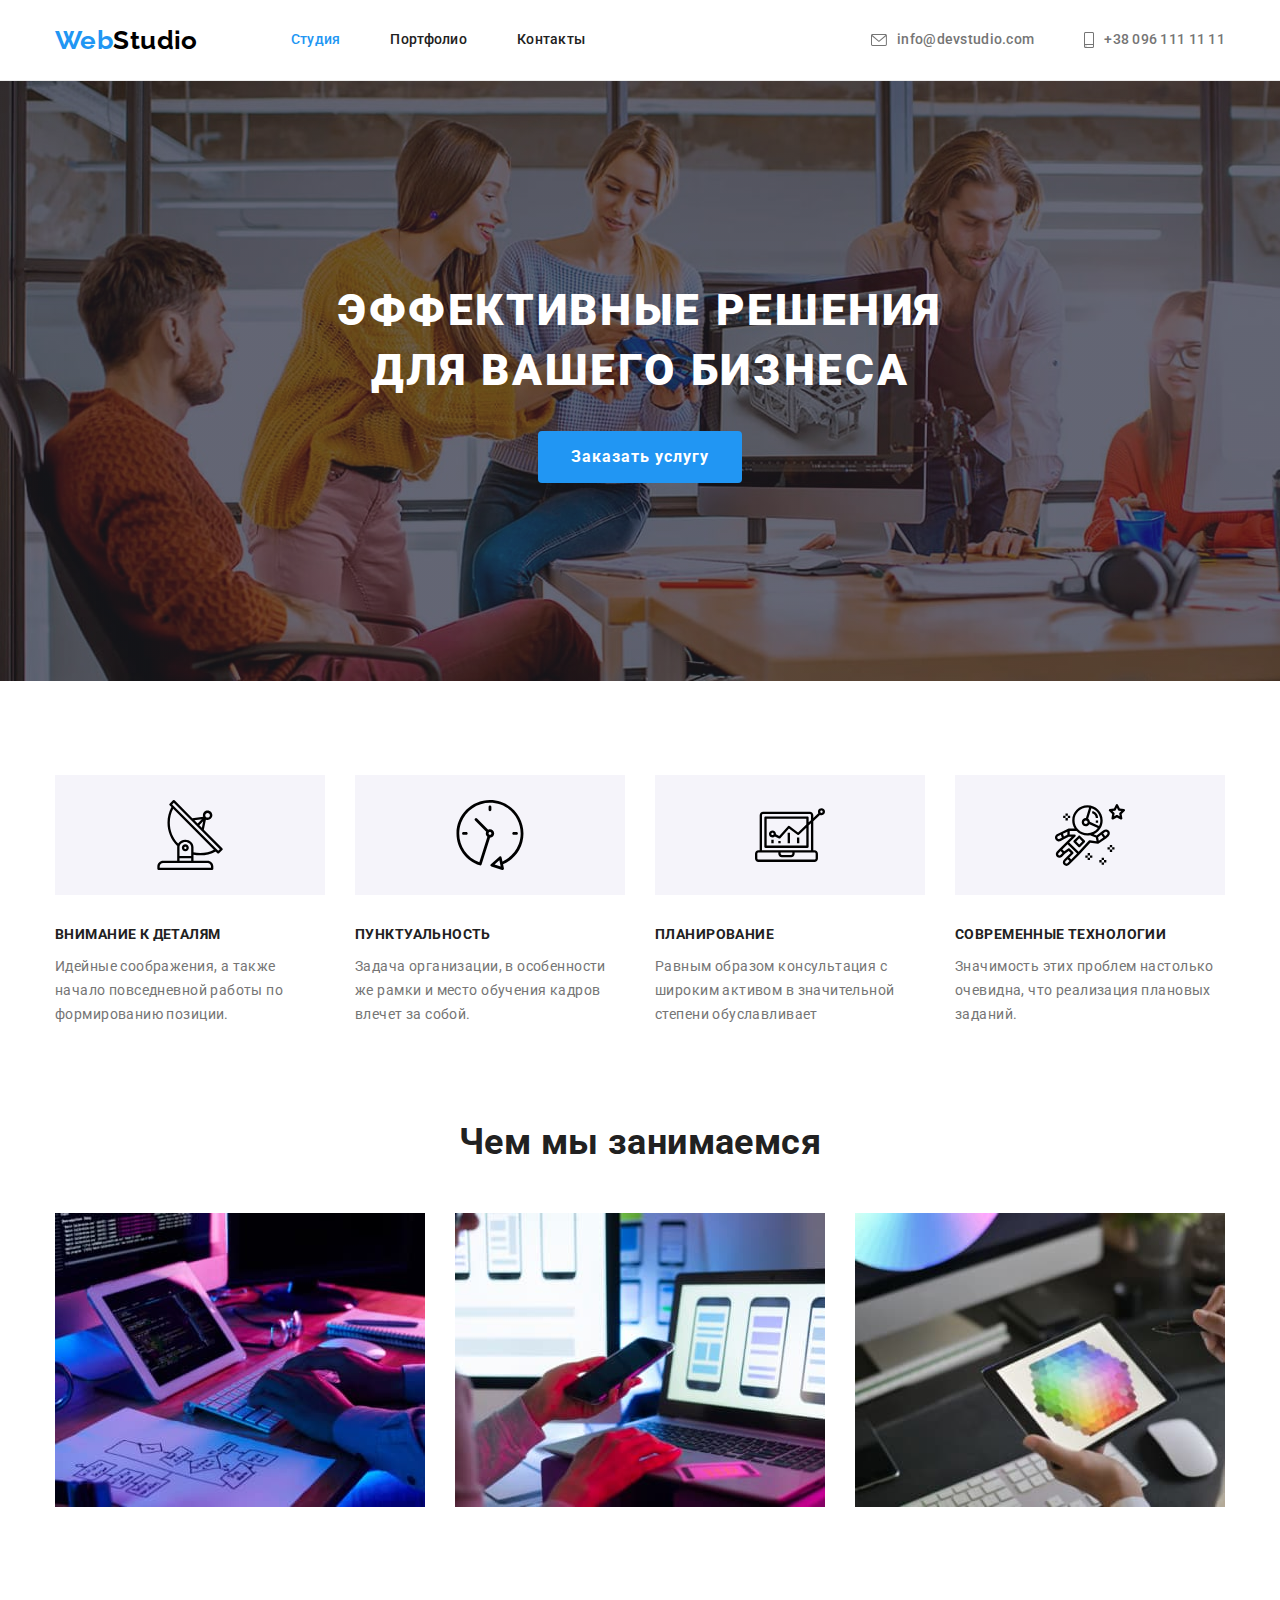
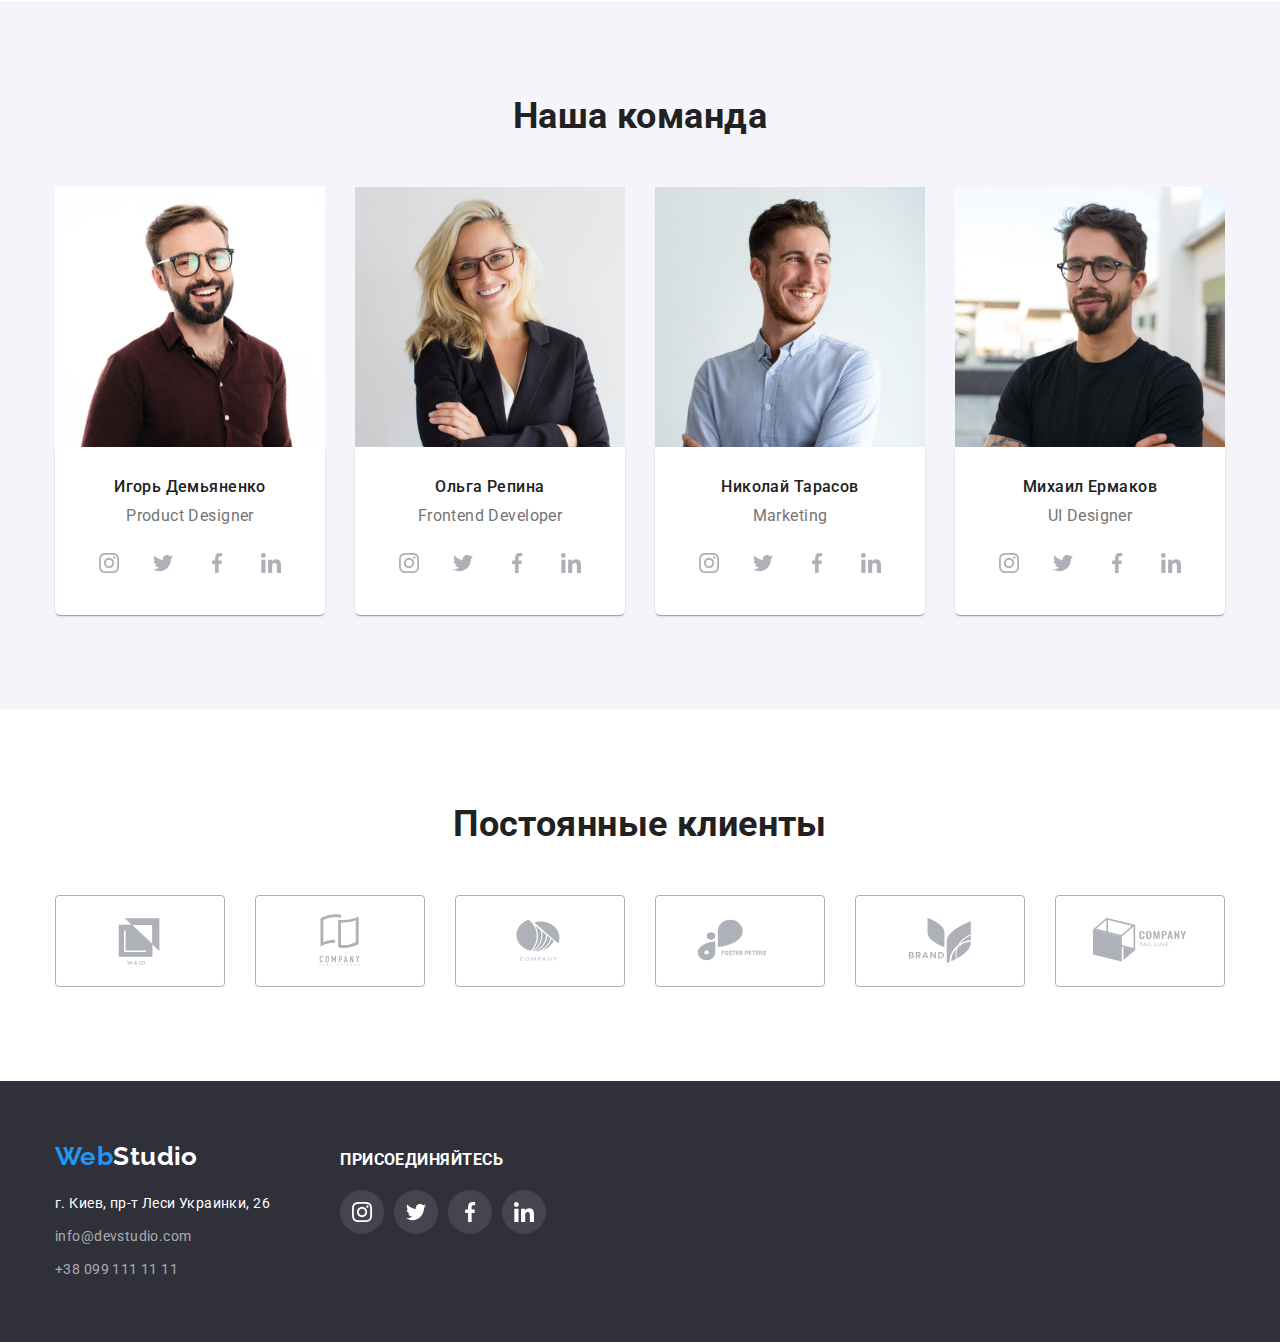
<file: index.html>
<!DOCTYPE html>
<html lang="ru">
<head>
    <meta charset="UTF-8">
    <meta http-equiv="X-UA-Compatible" content="IE=edge">
    <meta name="viewport" content="width=device-width, initial-scale=1.0">
    <title>Document</title>
    <link rel="preconnect" href="https://fonts.googleapis.com">
    <link rel="preconnect" href="https://fonts.gstatic.com" crossorigin>
    <link href="https://fonts.googleapis.com/css2?family=Raleway:wght@700&family=Roboto:wght@400;500;700;900&display=swap" rel="stylesheet">
    <link rel="stylesheet" href="https://cdnjs.cloudflare.com/ajax/libs/modern-normalize/1.1.0/modern-normalize.min.css">
    <link rel="stylesheet" href="./css/styles.css">
</head>
<body>
    
  <header class="header">

    <div class="container">
      <nav class="site-navigation">  
          <a href="./index.html" lang="en" class="logo link"><span class="accent">Web</span>Studio</a>
            <ul class="site-nav list">
              <li class="item"><a href="" class="header-link link current">Студия</a></li>
              <li class="item"><a href="./portfolio.html" class="header-link link">Портфолио</a></li>
              <li class="item"><a href="" class="header-link link">Контакты</a></li>
            </ul>
      </nav>
            <ul class="contacts-header list">
                <li class="item">

                    <a href="mailto:info@devstudio.com" class="header-link icon link">
                        <svg class="icon-header" width="16" height="12">
                            <use href="./images/symbol-defs.svg#envelope"></use>
                        </svg>
                            info@devstudio.com
                    </a>
                </li>
                <li class="item">
                    <a href="tel:+380961111111" class="header-link icon link">
                        <svg class="icon-header" width="10" height="16"> 
                            <use href="./images/symbol-defs.svg#smartphone" ></use>
                        </svg>
                            +38 096 111 11 11
                    </a> 
                </li>
            </ul>    
    </div>

</header>

    <main>
        <!--Герой-->
        <section class="hero">
    
            <div class="container">
                <h1 class="hero-title">Эффективные решения </br>для вашего бизнеса</h1>
                <button type="button" class="hero-button button">Заказать услугу</button>
            </div>

        </section>
   
            <!--Особенности-->
        <section class="advantades section" >

            <div class="container">
                <h2 hidden class="advantades-title">Особенности</h2>
                <ul class="advantades-list list">
                    <li class="item">
                        <div class="icon-advantades">
                            <svg width="70" height="70">
                                <use href="./images/symbol-defs.svg#antenna"></use>
                            </svg>
                        </div>
                        <h3 class="advantades-list title">Внимание к деталям</h3>
                        <p class="advantades-list descriptoin">Идейные соображения, а также начало повседневной работы по формированию позиции.</p>
                    </li>
                    <li class="item">
                        <div class="icon-advantades">
                            <svg width="70" height="70">
                                <use href="./images/symbol-defs.svg#clock"></use>
                            </svg>
                        </div>
                        <h3 class="advantades-list title">Пунктуальность</h3>
                        <p class="advantades-list descriptoin">Задача организации, в особенности же рамки и место обучения кадров влечет за собой.</p>
                    </li>
                    <li class="item">
                        <div class="icon-advantades">
                            <svg width="70" height="70">
                                <use href="./images/symbol-defs.svg#diagram"></use>
                            </svg>
                        </div>
                        <h3 class="advantades-list title">Планирование</h3>
                        <p class="advantades-list descriptoin">Равным образом консультация с широким активом в значительной степени обуславливает</p>
                    </li>
                    <li class="item">
                        <div class="icon-advantades">
                            <svg width="70" height="70">
                                <use href="./images/symbol-defs.svg#astronaut"></use>
                            </svg>
                        </div>
                        <h3 class="advantades-list title">Современные технологии</h3>
                        <p class="advantades-list descriptoin">Значимость этих проблем настолько очевидна, что реализация плановых заданий.</p>
                    </li>  
                </ul>
            </div>

        </section>
        <!--Чем мы занимаемся-->
        <section class="section">

            <div class="container">
                <h2 class="section-title">Чем мы занимаемся</h2>
                <ul class="section-list list">
                    <li class="item"><img src="./images/1/img1.jpg" alt="Разметка сайтов"  width="370" height="294"></li>
                    <li class="item"><img src="./images/1/img2.jpg" alt="Дизайн"  width="370" height="294"></li>
                    <li class="item"><img src="./images/1/img3.jpg" alt="Стилизация"  width="370" height="294"></li>
                </ul>
            </div>

        </section>
        <!--Наша команда-->
        <section class="team section">

            <div class="container">
                <h2 class="section-title ">Наша команда</h2>
                <ul class="section-team list">
                    <li class="item">
                        <img src="./images/2/img4.jpg" alt="Фото Игоря Демьяненко" width="270" height="260">
                        <div class="team-name">
                            <h3 class="section-title-team" >Игорь Демьяненко</h3>
                            <p class="section-team-profession">Product Designer</p>
                        <ul class="icon-team-list">
                            <li class="item-team">
                                <a href="" class="icon-bgr">

                                    <div class="icon-team">
                                        <svg class="icon-social-networks" width="20" height="20">
                                            <use href="./images/symbol-defs.svg#instagram"></use>
                                        </svg>
                                    </div>
                                </a>
                            </li>
                            <li class="item-team">
                                <a href="" class="icon-bgr" >

                                    <div class="icon-team">
                                        <svg class="icon-social-networks" width="20" height="20">
                                            <use href="./images/symbol-defs.svg#twitter"></use>
                                        </svg>
                                    </div>
                                </a>
                            </li>
                            <li class="item-team">
                                <a href="" class="icon-bgr">

                                    <div class="icon-team">
                                        <svg class="icon-social-networks" width="20" height="20">
                                            <use href="./images/symbol-defs.svg#facebook"></use>
                                        </svg>
                                    </div>

                                </a>
                            </li>
                            <li class="item-team">
                                <a href="" class="icon-bgr">

                                    <div class="icon-team">
                                        <svg class="icon-social-networks" width="20" height="20">
                                            <use href="./images/symbol-defs.svg#linkedin"></use>
                                        </svg>
                                    </div>

                                </a>
                            </li>
                        </ul>
                    </li>
                    <li class="item">
                        <img src="./images/2/img5.jpg" alt="Фото Ольги Репиной" width="270" height="260">
                        <div class="team-name">
                            <h3 class="section-title-team">Ольга Репина </h3>
                            <p class="section-team-profession">Frontend Developer</p>
                        <ul class="icon-team-list">
                            <li class="item-team">
                                <a href="" class="icon-bgr">
                        
                                    <div class="icon-team">
                                        <svg class="icon-social-networks" width="20" height="20">
                                            <use href="./images/symbol-defs.svg#instagram"></use>
                                        </svg>
                                    </div>
                                </a>
                            </li>
                            <li class="item-team">
                                <a href="" class="icon-bgr">
                        
                                    <div class="icon-team">
                                        <svg class="icon-social-networks" width="20" height="20">
                                            <use href="./images/symbol-defs.svg#twitter"></use>
                                        </svg>
                                    </div>
                                </a>
                            </li>
                            <li class="item-team">
                                <a href="" class="icon-bgr">
                        
                                    <div class="icon-team">
                                        <svg class="icon-social-networks" width="20" height="20">
                                            <use href="./images/symbol-defs.svg#facebook"></use>
                                        </svg>
                                    </div>
                        
                                </a>
                            </li>
                            <li class="item-team">
                                <a href="" class="icon-bgr">
                        
                                    <div class="icon-team">
                                        <svg class="icon-social-networks" width="20" height="20">
                                            <use href="./images/symbol-defs.svg#linkedin"></use>
                                        </svg>
                                    </div>
                        
                                </a>
                            </li>
                        </ul>
                        </div>

                    </li>
                    <li class="item">
                        <img src="./images/2/img6.jpg" alt="Фото Николая Тарасова" width="270" height="260">
                        <div class="team-name">
                            <h3 class="section-title-team">Николай Тарасов </h3>
                            <p class="section-team-profession">Marketing</p>
                        <ul class="icon-team-list">
                            <li class="item-team">
                                <a href="" class="icon-bgr">
                        
                                    <div class="icon-team">
                                        <svg class="icon-social-networks" width="20" height="20">
                                            <use href="./images/symbol-defs.svg#instagram"></use>
                                        </svg>
                                    </div>
                                </a>
                            </li>
                            <li class="item-team">
                                <a href="" class="icon-bgr">
                        
                                    <div class="icon-team">
                                        <svg class="icon-social-networks" width="20" height="20">
                                            <use href="./images/symbol-defs.svg#twitter"></use>
                                        </svg>
                                    </div>
                                </a>
                            </li>
                            <li class="item-team">
                                <a href="" class="icon-bgr">
                        
                                    <div class="icon-team">
                                        <svg class="icon-social-networks" width="20" height="20">
                                            <use href="./images/symbol-defs.svg#facebook"></use>
                                        </svg>
                                    </div>
                        
                                </a>
                            </li>
                            <li class="item-team">
                                <a href="" class="icon-bgr">
                        
                                    <div class="icon-team">
                                        <svg class="icon-social-networks" width="20" height="20">
                                            <use href="./images/symbol-defs.svg#linkedin"></use>
                                        </svg>
                                    </div>
                        
                                </a>
                            </li>
                        </ul>
                        </div>

                    </li>
                    <li class="item">
                        <img src="./images/2/img7.jpg" alt="Фото Михаила Ермакова" width="270" height="260">
                        <div class="team-name">
                            <h3 class="section-title-team">Михаил Ермаков </h3>
                            <p class="section-team-profession">UI Designer</p>
                        <ul class="icon-team-list">
                            <li class="item-team">
                                <a href="" class="icon-bgr">
                        
                                    <div class="icon-team">
                                        <svg class="icon-social-networks" width="20" height="20">
                                            <use href="./images/symbol-defs.svg#instagram"></use>
                                        </svg>
                                    </div>
                                </a>
                            </li>
                            <li class="item-team">
                                <a href="" class="icon-bgr">
                        
                                    <div class="icon-team">
                                        <svg class="icon-social-networks" width="20" height="20">
                                            <use href="./images/symbol-defs.svg#twitter"></use>
                                        </svg>
                                    </div>
                                </a>
                            </li>
                            <li class="item-team">
                                <a href="" class="icon-bgr">
                        
                                    <div class="icon-team">
                                        <svg class="icon-social-networks" width="20" height="20">
                                            <use href="./images/symbol-defs.svg#facebook"></use>
                                        </svg>
                                    </div>
                        
                                </a>
                            </li>
                            <li class="item-team">
                                <a href="" class="icon-bgr">
                        
                                    <div class="icon-team">
                                        <svg class="icon-social-networks" width="20" height="20">
                                            <use href="./images/symbol-defs.svg#linkedin"></use>
                                        </svg>
                                    </div>
                        
                                </a>
                            </li>
                        </ul>
                        </div>
                    </li>
                </ul>

            </div>
        </section>

        <!--Постоянные клиенты-->

        <section class="clients section">
            <div class="container">
                <h2 class="section-title ">Постоянные клиенты</h2>

                <ul class="clients-list list">
                    <li class="item">
                        <a href="" class="icon-section-clients">
    
                            <svg  class="icon-clients" width="106" height="60">
                                <use href="./images/symbol-defs.svg#yaco"></use>
                            </svg>
                        
                        </a>
                    </li>
                    <li class="item">
                        <a href="" class="icon-section-clients">
                        
                            <svg class="icon-clients" width="106" height="60">
                                <use href="./images/symbol-defs.svg#taglinehere"></use>
                            </svg>
                        
                        </a>
                    </li>
                    <li class="item">
                        <a href="" class="icon-section-clients">
                        
                            <svg class="icon-clients" width="106" height="60">
                                <use href="./images/symbol-defs.svg#company"></use>
                            </svg>
                        
                        </a>
                    </li>
                    <li class="item">
                        <a href="" class="icon-section-clients">
                        
                            <svg class="icon-clients" width="106" height="60">
                                <use href="./images/symbol-defs.svg#foster"></use>
                            </svg>
                        
                        </a>
                    </li>
                    <li class="item">
                        <a href="" class="icon-section-clients">
                       
                            <svg class="icon-clients" width="106" height="60">
                                <use href="./images/symbol-defs.svg#brand"></use>
                            </svg>
                        
                        </a>
                    </li>
                    <li class="item">
                        <a href="" class="icon-section-clients">
                        
                            <svg  class="icon-clients" width="106" height="60">
                                <use href="./images/symbol-defs.svg#tagline"></use>
                            </svg>
                        
                        </a>
                    </li>

            </div>

        </section>

    </main>
    
    <footer class="footer">

        <div class="container">
            <div class="footer-address">
                <a href="" class="logo link"><span class="accent">Web</span>Studio</a>
                <address>
                    <ul class="contacts list">
                        <li class="item"><a href="https://goo.gl/maps/hz6GuAWgm4zC1ifR6" target="_blank" rel="noopener noreferrer" class="footer-link address link">г. Киев, пр-т Леси Украинки, 26</a></li>
                        <li class="item"><a href="mailto:info@devstudio.com" class="footer-link link">info@devstudio.com</a> </li>
                        <li class="item"><a href="tel:+380991111111" class="footer-link link">+38 099 111 11 11</a> </li>
                    </ul>
                </address>
            </div>

            <div class="footer-address">
                <h3 class="footer-item">Присоединяйтесь</h3>
                <ul class="icon-footer list">
                   <li class="item-team">
                        <a href="" class="icon-bgr">
                        
                        <div class="icon-team">
                            <svg class="icon-social-networks" width="20" height="20">
                                <use href="./images/symbol-defs.svg#instagram"></use>
                            </svg>
                        </div>
                        </a>
                    </li>
                           
                    <li class="item-team">
                        <a href="" class="icon-bgr">
                        
                            <div class="icon-team">
                                <svg class="icon-social-networks" width="20" height="20">
                                    <use href="./images/symbol-defs.svg#twitter"></use>
                                </svg>
                            </div>
                        </a>
                    </li>

                    <li class="item-team">
                        <a href="" class="icon-bgr">
                        
                            <div class="icon-team">
                                <svg class="icon-social-networks" width="20" height="20">
                                    <use href="./images/symbol-defs.svg#facebook"></use>
                                </svg>
                            </div>
                        
                        </a>
                    </li>

                    <li class="item-team">
                        <a href="" class="icon-bgr">
                        
                            <div class="icon-team">
                                <svg class="icon-social-networks" width="20" height="20">
                                    <use href="./images/symbol-defs.svg#linkedin"></use>
                                </svg>
                            </div>
                        
                        </a>
                    </li>
                </ul>
            </div>

        </div>

    </footer>
</body>
</html>
</file>
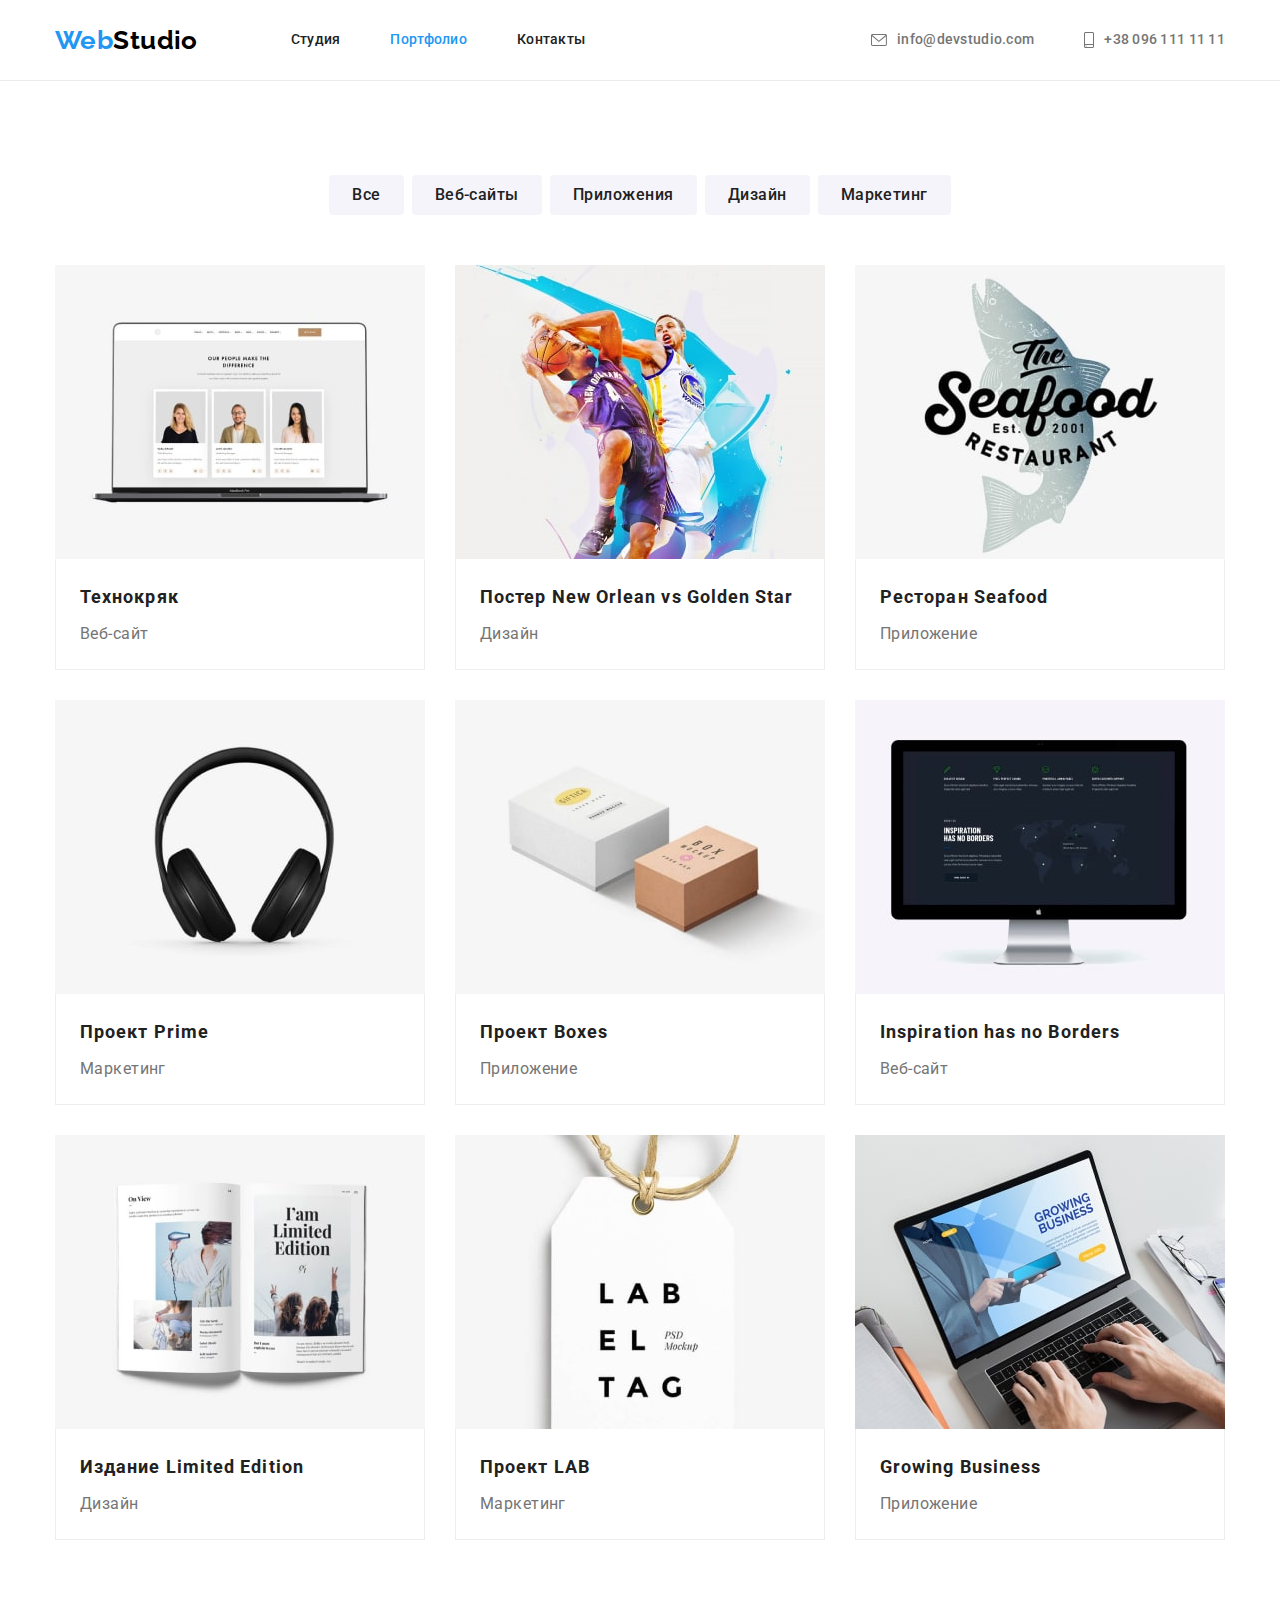
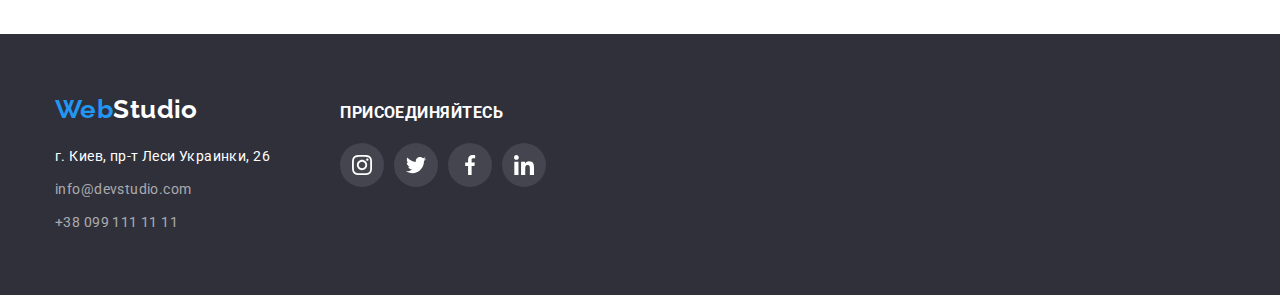
<file: portfolio.html>
<!DOCTYPE html>
<html lang="ru">

<head>
    <meta charset="UTF-8">
    <meta http-equiv="X-UA-Compatible" content="IE=edge">
    <meta name="viewport" content="width=device-width, initial-scale=1.0">
    <title>Document</title>
    <link rel="preconnect" href="https://fonts.googleapis.com">
    <link rel="preconnect" href="https://fonts.gstatic.com" crossorigin>
    <link href="https://fonts.googleapis.com/css2?family=Raleway:wght@700&family=Roboto:wght@400;500;700;900&display=swap" rel="stylesheet">
    <link rel="stylesheet" href="https://cdnjs.cloudflare.com/ajax/libs/modern-normalize/1.1.0/modern-normalize.min.css">
    <link rel="stylesheet" href="./css/styles.css">
</head>

<body>

    <header class="header">

        <div class="container">
            <nav class="site-navigation">
                <a href="./index.html" lang="en" class="logo link"><span class="accent">Web</span>Studio</a>
                <ul class="site-nav list">
                    <li class="item"><a href="./index.html" class="header-link link" >Студия</a></li>
                    <li class="item"><a href="" class="header-link link current">Портфолио</a></li>
                    <li class="item"><a href="" class="header-link link">Контакты</a></li>
                </ul>
            </nav>
            <ul class="contacts-header list ">
                    <li class="item">
                    
                        <a href="mailto:info@devstudio.com" class="header-link icon link">
                            <svg class="icon-header" width="16" height="12">
                                <use href="./images/symbol-defs.svg#envelope"></use>
                            </svg>
                            info@devstudio.com
                        </a>
                    </li>
                    <li class="item">
                        <a href="tel:+380961111111" class="header-link icon link">
                            <svg class="icon-header" width="10" height="16">
                                <use href="./images/symbol-defs.svg#smartphone"></use>
                            </svg>
                            +38 096 111 11 11
                        </a>
                    </li>
            </ul>
        </div>

    </header>

    <main>
        
        <section class="section">

            <div class="container">
                <h1 hidden >Наши работы</h1>
                <ul class="filter list">
                    <li class="item"><button type="button" class="button">Все</button>
                    </li>
                    <li class="item"><button type="button" class="button">Веб-сайты</button>
                    </li>
                    <li class="item"><button type="button" class="button">Приложения</button>
                    </li>
                    <li class="item"><button type="button" class="button">Дизайн</button>
                    </li>
                    <li class="item"><button type="button" class="button">Маркетинг</button>
                    </li>
                </ul>
        

                <ul class="works list">
                    <li class="item">
                        <a class="works link" href="">
                        <img src="./images-portfolio/img8.jpg" alt="Ноутбук с изображением сайта" width="370" height="294">
                    
                        <div class="works-content">
                            <h2 class="works-title">Технокряк</h2>
                            <p class="works-item">Веб-сайт</p>
                        </div>
                        </a>
                    </li>
                    <li class="item">
                        <a class="works link" href="">
                        <img src="./images-portfolio/img9.jpg" alt="Игра баскетболистов" width="370" height="294">
                    
                        <div class="works-content">
                            <h2 class="works-title">Постер New Orlean vs Golden Star</h2>
                            <p class="works-item">Дизайн</p>
                        </div>
                        </a>
                    </li>
                    <li class="item">
                        <a class="works link" href="">
                        <img src="./images-portfolio/img10.jpg" alt="Название ресторана на фоне рыбы" width="370" height="294">
                        
                        <div class="works-content">
                            <h2 class="works-title">Ресторан Seafood</h2>
                            <p class="works-item">Приложение</p>
                        </div>
                        </a>
                    </li>
                    <li class="item">
                        <a class="works link" href="">
                        <img src="./images-portfolio/img11.jpg" alt="Наушники" width="370" height="294">
                    
                        <div class="works-content">
                            <h2 class="works-title">Проект Prime</h2>
                            <p class="works-item">Маркетинг</p>
                        </div>
                        </a>
                    </li>
                    <li class="item">
                        <a class="works link" href="">
                        <img src="./images-portfolio/img12.jpg" alt="Две коробки" width="370" height="294">
                    
                        <div class="works-content">
                            <h2 class="works-title">Проект Boxes</h2>
                            <p class="works-item">Приложение</p>
                        </div>
                        </a>
                    </li>
                    <li class="item">
                        <a class="works link" href="">
                        <img src="./images-portfolio/img13.jpg" alt="Монитор с изображение сайта" width="370" height="294" >
                        
                        <div class="works-content">
                            <h2 class="works-title">Inspiration has no Borders</h2>
                            <p class="works-item">Веб-сайт</p>
                        </div>
                        </a>
                    </li>
                    <li class="item">
                        <a class="works link" href="">
                        <img src="./images-portfolio/img14.jpg" alt="Книга с илюстрациями" width="370" height="294" >
                    
                        <div class="works-content">
                            <h2 class="works-title">Издание Limited Edition</h2>
                            <p class="works-item">Дизайн</p>
                        </div>
                        </a>
                    </li>
                    <li class="item">
                        <a class="works link" href="">
                        <img src="./images-portfolio/img15.jpg" alt="Лейбл" width="370" height="294" >
                        
                        <div class="works-content">
                            <h2 class="works-title">Проект LAB</h2>
                            <p class="works-item">Маркетинг</p>
                        </div>
                        </a>
                    </li>
                    <li class="item">
                        <a class="works link">
                        <img src="./images-portfolio/img16.jpg" alt="Работа с ноутбуком" width="370" height="294" >
                        
                        <div class="works-content">
                            <h2 class="works-title">Growing Business</h2>
                            <p class="works-item">Приложение</p>
                        </div>
                        </a>
                    </li>

                </ul>
            </div>

        </section>

    </main>

    <footer class="footer">
    
        <div class="container">
            <div class="footer-address">
                <a href="" class="logo link"><span class="accent">Web</span>Studio</a>
                <address>
                    <ul class="contacts list">
                        <li class="item"><a href="https://goo.gl/maps/hz6GuAWgm4zC1ifR6" target="_blank"
                                rel="noopener noreferrer" class="footer-link address link">г. Киев, пр-т Леси Украинки,
                                26</a></li>
                        <li class="item"><a href="mailto:info@devstudio.com" class="footer-link link">info@devstudio.com</a>
                        </li>
                        <li class="item"><a href="tel:+380991111111" class="footer-link link">+38 099 111 11 11</a> </li>
                    </ul>
                </address>
            </div>
    
            <div class="footer-address">
                <h3 class="footer-item">Присоединяйтесь</h3>
                <ul class="icon-footer list">
                    <li class="item-team">
                        <a href="" class="icon-bgr">
    
                            <div class="icon-team">
                                <svg class="icon-social-networks" width="20" height="20">
                                    <use href="./images/symbol-defs.svg#instagram"></use>
                                </svg>
                            </div>
                        </a>
                    </li>
    
                    <li class="item-team">
                        <a href="" class="icon-bgr">
    
                            <div class="icon-team">
                                <svg class="icon-social-networks" width="20" height="20">
                                    <use href="./images/symbol-defs.svg#twitter"></use>
                                </svg>
                            </div>
                        </a>
                    </li>
    
                    <li class="item-team">
                        <a href="" class="icon-bgr">
    
                            <div class="icon-team">
                                <svg class="icon-social-networks" width="20" height="20">
                                    <use href="./images/symbol-defs.svg#facebook"></use>
                                </svg>
                            </div>
    
                        </a>
                    </li>
    
                    <li class="item-team">
                        <a href="" class="icon-bgr">
    
                            <div class="icon-team">
                                <svg class="icon-social-networks" width="20" height="20">
                                    <use href="./images/symbol-defs.svg#linkedin"></use>
                                </svg>
                            </div>
    
                        </a>
                    </li>
                </ul>
            </div>
    
        </div>
    
    </footer>

    </body>
    
    </html>
</file>
<file: css/styles.css>
:root {
  --first-text-color: #212121;
  --second-text-color: #757575;
  --accent-color: #2196f3;
  --white-color: #fff;
  --light--bgc: #f5f4fa;
  --dark-bgc: #2f303a;
  --logo: #000;
  --footer--link: rgba(255, 255, 255, 0.6);
  --border-cards: #eeeeee;
  --border-header: #ececec;
  --card-shadow: 0px 2px 1px -1px rgba(0, 0, 0, 0.2),
    0px 1px 1px 0px rgba(0, 0, 0, 0.14), 0px 1px 3px 0px rgba(0, 0, 0, 0.12);
  --bg-hero-gradient: rgba(47, 48, 58, 0.4);
  --icon-first-color: rgba(175, 177, 184, 1);
  --icon--bgc: rgba(33, 150, 243, 1);
  --icon-bgr-footer: rgba(255, 255, 255, 0.1);
  --text-portfolio: rgba(33, 33, 33, 1);
}

body {
  color: var(--first-text-color);

  font-family: Roboto, sans-serif;
  font-weight: 400;
  font-size: 14px;
  letter-spacing: 0.03em;
}

p,
h1,
h2,
h3,
h4,
h5,
h6 {
  margin-top: 0;
  margin-bottom: 0;
}

img {
  display: block;
  max-width: 100%;
  height: auto;
}
ul {
  margin-top: 0;
  margin-bottom: 0;
  padding-left: 0;
}

.header .link.current {
  color: var(--accent-color);
}

.list {
  list-style: none;
}

.link {
  text-decoration: none;
}

.container {
  width: 1200px;
  padding-left: 15px;
  padding-right: 15px;
  margin: 0 auto;
}

.button {
  background-color: var(--light--bgc);
  color: var(--first-text-color);

  font-weight: 500;
  font-size: 16px;
  line-height: 1.62;
  text-align: center;
  letter-spacing: 0.03em;
  cursor: pointer;
  min-width: 73px;
  padding: 6px 22px;
  border-radius: 4px;
  border: 1px solid transparent;
}

.button:hover,
.button:focus {
  background-color: var(--accent-color);
  color: var(--white-color);
}

.section {
  padding-top: 94px;
  padding-bottom: 94px;
}
/*Logo*/

.logo {
  color: var(--logo);
  font-family: Raleway, sans-serif;
  font-weight: 700;
  font-size: 26px;
  line-height: 1.19;
  margin-right: 93px;
}

.logo .accent {
  color: var(--accent-color);
}

/* Header and footer*/

.header {
  border-bottom: 1px solid var(--border-header);
}

.header-link {
  display: inline-block;

  color: var(--first-text-color);
  font-weight: 500;
  line-height: 1.14;
  letter-spacing: 0.02em;

  padding-top: 32px;
  padding-bottom: 32px;
}

.contacts-header .header-link {
  color: var(--second-text-color);
}
.header-link:hover,
.header-link:focus,
.footer-link:hover,
.footer-link:focus {
  color: var(--accent-color);
}

.footer {
  background-color: var(--dark-bgc);
  padding-top: 60px;
  padding-bottom: 60px;
}

.footer-link {
  color: var(--footer--link);
  font-style: normal;
  line-height: 1.71;
  display: inline-block;
}

.contacts > .item:not(:last-child) {
  margin-bottom: 9px;
}

.footer-link.address,
.footer .logo {
  color: var(--white-color);
}

.footer .logo.link {
  display: inline-block;
  margin-bottom: 20px;
  margin-right: auto;
}

.icon-footer {
  display: flex;
  flex-basis: calc((100% - 30px) / 4);
}

.footer .container {
  display: flex;
  align-items: baseline;
}

.icon-footer > .item-team:not(last-child) {
  margin-right: 10px;
}

.footer .icon-social-networks {
  fill: var(--white-color);
}

.footer-item {
  font-weight: 700;
  line-height: 1.14;
  letter-spacing: 0.03em;
  text-transform: uppercase;

  color: var(--white-color);

  margin-bottom: 20px;
}

.footer-address {
  margin-right: 70px;
}
/*Site-nav-flex*/

.header .container {
  display: flex;
  align-items: center;
}

.site-navigation {
  display: flex;
  align-items: center;
}

.site-nav {
  display: flex;
}

.site-nav > .item:not(:last-child),
.contacts-header > .item:not(:last-child) {
  margin-right: 50px;
}

.contacts-header {
  display: flex;
  margin-left: auto;
}

.item > .header-link.icon {
  display: flex;
  align-items: center;
}

.icon-header {
  margin-right: 10px;
  fill: currentColor;
}

.header-link:hover > .icon-header,
.header-link:focus > .icon-header {
  fill: var(--accent-color);
}
/*Hero*/

.hero {
  background-color: var(--dark-bgc);
  text-align: center;
  padding-top: 200px;
  padding-bottom: 200px;

  max-width: 1600px;
  height: 600px;
  margin-left: auto;
  margin-right: auto;
  background-image: linear-gradient(
      var(--bg-hero-gradient),
      var(--bg-hero-gradient)
    ),
    url(../images/Hero.jpg);
}

.hero-title {
  color: var(--white-color);

  font-weight: 900;
  font-size: 44px;
  line-height: 1.36;
  text-align: center;
  letter-spacing: 0.06em;
  text-transform: uppercase;

  /* padding: 13px 50px 14px 46px;*/
  margin-bottom: 30px;
}

.hero-button {
  background-color: var(--accent-color);
  color: var(--white-color);

  font-weight: 700;
  line-height: 1.87;
  letter-spacing: 0.06em;

  min-width: 200px;
  padding: 10px 32px;
}

.hero-button:hover,
.hero-button:focus {
  background-color: var(--white-color);
  color: var(--accent-color);
}

/*Advantades*/

.advantades {
  padding-bottom: 0px;
}

.advantades-list.title {
  font-weight: 700;
  font-size: 14px;
  line-height: 1.42;
  text-transform: uppercase;
  margin-bottom: 10px;
}

.advantades-list.descriptoin {
  color: var(--second-text-color);
  line-height: 1.71;
}

.section-title {
  font-weight: 700;
  font-size: 36px;
  line-height: 1.17;
  text-align: center;
  margin-bottom: 50px;
}

.advantades-list {
  display: flex;
}

.advantades-list.list > .item {
  flex-basis: calc((100% - 90px) / 4);
}

.advantades-list > .item:not(:last-child),
.section-list > .item:not(:last-child),
.section-team > .item:not(:last-child),
.clients-list > .item:not(:last-child) {
  margin-right: 30px;
}

.icon-advantades {
  display: flex;
  justify-content: center;
  align-items: center;
  width: 270px;
  height: 120px;
  background-color: var(--light--bgc);
  margin-bottom: 30px;
}

/*Чем мы занимаемся*/

.section-list {
  display: flex;
}

/*Team*/

.section-team .item {
  flex-basis: calc((100% - 90px) / 4);
  background-color: var(--white-color);
}

.section-title-team,
.section-team-profession {
  font-size: 16px;
  line-height: 1.19;
  text-align: center;
}

.section-title-team {
  font-weight: 500;
}

.section-team-profession {
  color: var(--second-text-color);
  margin-top: 10px;
}

.team.section {
  background-color: var(--light--bgc);
}

.section-team {
  display: flex;
}

.team-name {
  padding: 30px 32px;
  border-radius: 5px;
  box-shadow: var(--card-shadow);
}

.icon-team-list {
  display: flex;
  align-items: center;
  list-style: none;
  flex-basis: calc((100% - 30px) / 4);
  margin-top: 16px;
  width: 206px;
  height: 44px;
}

.icon-team {
  display: flex;
  justify-content: center;
  align-items: center;
  width: 44px;
  height: 44px;
  border-radius: 50%;
  background-color: var(--icon-bgr-footer);
}

.icon-team-list .item-team:not(:last-child) {
  margin-right: 10px;
}

.icon-social-networks {
  fill: var(--icon-first-color);
}

.icon-bgr:hover .icon-team,
.icon-bgr:focus .icon-team {
  background-color: var(--icon--bgc);
}

.icon-bgr:hover .icon-social-networks,
.icon-bgr:focus .icon-social-networks {
  fill: var(--white-color);
}

.icon-team:hover,
.icon-team :focus {
  color: var(--accent-color);
}

/*Сlients */

.clients-list {
  display: flex;
  justify-content: center;
  align-items: center;
}

.clients-list > .item {
  flex-basis: calc ((100% - 150px) / 6);
}

.icon-section-clients {
  display: flex;
  justify-content: center;
  align-items: center;
  width: 170px;
  height: 92px;
  border: 1px solid var(--icon-first-color);
  border-radius: 4px;
  cursor: pointer;
}

.icon-clients {
  fill: var(--icon-first-color);
}

.icon-section-clients:hover .icon-clients,
.icon-section-clients:focus .icon-clients {
  fill: var(--icon--bgc);
}
.icon-section-clients:hover,
.icon-section-clients:focus {
  border-color: var(--icon--bgc);
}

/*Portfolio*/

.works-title {
  font-weight: 700;
  font-size: 18px;
  line-height: 2;
  letter-spacing: 0.06em;
  margin-bottom: 4px;
  color: var(--text-portfolio);
}

.works-item {
  color: var(--second-text-color);
  font-size: 16px;
  line-height: 1.88;
}

.filter {
  display: flex;
  justify-content: center;
  margin-bottom: 50px;
}

.filter > .item:not(:last-child) {
  margin-right: 8px;
}

.works {
  display: flex;
  flex-wrap: wrap;
}

.works > .item {
  flex-basis: calc((100% - 60px) / 3);
  margin-right: 30px;
  margin-bottom: 30px;
}

.works > .item:nth-child(3n + 3) {
  margin-right: 0px;
}

.works > .item:nth-child(n + 7) {
  margin-bottom: 0px;
}

.works-content {
  padding: 20px 24px;
  border-right: 1px solid var(--border-cards);
  border-bottom: 1px solid var(--border-cards);
  border-left: 1px solid var(--border-cards);
}

.works.link {
  display: inline-block;
  width: 100%;
  height: 100%;
}

.filter .button:hover,
.filter .button:focus {
  box-shadow: var(--card-shadow);
}

.works.link:hover,
.works.link:focus {
  box-shadow: var(--card-shadow);
}
</file>
